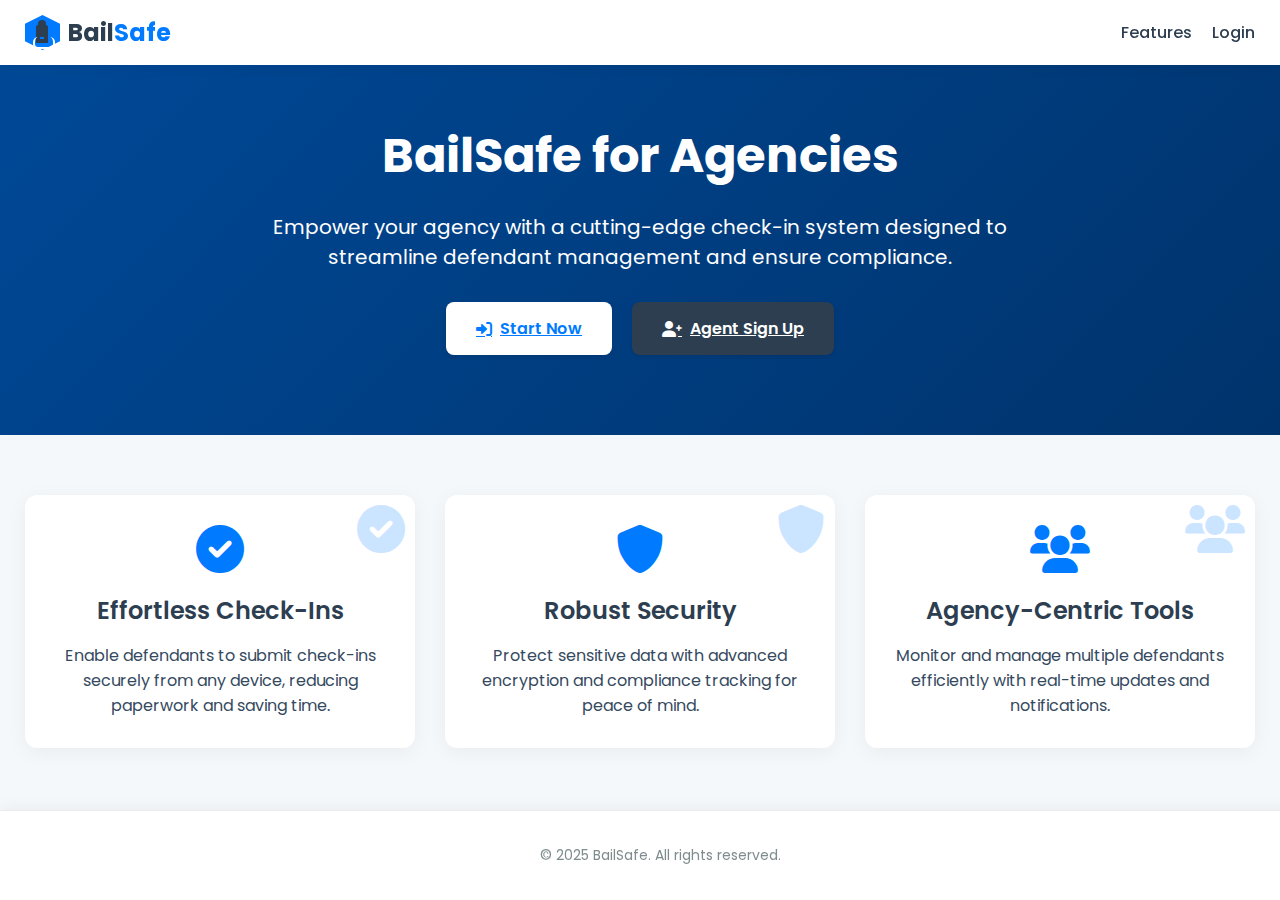
<file: index.html>
<!DOCTYPE html>
<html lang="en">
<head>
    <meta charset="UTF-8">
    <meta name="viewport" content="width=device-width, initial-scale=1.0">
    <title>BailSafe - Home</title>
    <link href="https://fonts.googleapis.com/css2?family=Poppins:wght@400;500;600;700&display=swap" rel="stylesheet">
    <link rel="stylesheet" href="https://cdnjs.cloudflare.com/ajax/libs/font-awesome/6.0.0-beta3/css/all.min.css">
    <link rel="icon" href="/images/favicon.ico" type="image/x-icon">
    <style>
        body { font-family: 'Poppins', sans-serif; margin: 0; padding: 0; box-sizing: border-box; background: #f5f8fa; color: #2c3e50; min-height: 100vh; display: flex; flex-direction: column; }
        .header { display: flex; justify-content: space-between; align-items: center; padding: 15px 25px; background: #ffffff; box-shadow: 0 2px 15px rgba(0, 0, 0, 0.05); position: fixed; top: 0; left: 0; right: 0; z-index: 1000; flex-wrap: wrap; }
        .logo-container { display: flex; align-items: center; gap: 8px; }
        .logo-icon { position: relative; width: 35px; height: 35px; }
        .logo-shield { width: 100%; height: 100%; background: #007bff; clip-path: polygon(50% 0%, 100% 25%, 100% 75%, 50% 100%, 0% 75%, 0% 25%); border-radius: 4px; }
        .logo-defendant { position: absolute; top: 10px; left: 11px; width: 12px; height: 18px; background: #2c3e50; border-radius: 2px 2px 0 0; }
        .logo-defendant-head { position: absolute; top: 5px; left: 13px; width: 8px; height: 8px; background: #2c3e50; border-radius: 50%; }
        .logo-handcuffs { position: absolute; top: 22px; left: 8px; width: 18px; height: 10px; border: 2px solid #ffffff; border-radius: 5px; border-top: none; }
        .logo-handcuffs-gap { position: absolute; top: 22px; left: 15px; width: 4px; height: 2px; background: #007bff; }
        .logo-text { font-size: 24px; font-weight: 700; line-height: 1; }
        .logo-text-bail { color: #2c3e50; }
        .logo-text-safe { color: #007bff; }
        .nav-links { display: flex; list-style: none; padding: 0; margin: 0; gap: 20px; align-items: center; }
        .nav-links a { text-decoration: none; color: #2c3e50; font-weight: 500; font-size: 16px; transition: color 0.3s ease; }
        .nav-links a:hover { color: #007bff; }
        .hero { background: linear-gradient(135deg, #007bff 0%, #0056b3 100%); color: #ffffff; padding: 120px 25px 80px; text-align: center; position: relative; }
        .hero::before { content: ''; position: absolute; top: 0; left: 0; width: 100%; height: 100%; background: rgba(0, 0, 0, 0.4); z-index: 1; }
        .hero-content { position: relative; z-index: 2; }
        .hero h1 { font-size: 48px; font-weight: 700; margin: 0 0 20px; }
        .hero p { font-size: 20px; font-weight: 400; margin: 0 0 30px; max-width: 800px; margin-left: auto; margin-right: auto; }
        .hero-buttons { display: flex; justify-content: center; gap: 20px; flex-wrap: wrap; }
        .btn { padding: 14px 30px; border: none; border-radius: 8px; cursor: pointer; font-size: 16px; font-weight: 600; transition: all 0.3s ease; display: inline-flex; align-items: center; gap: 8px; box-shadow: 0 2px 5px rgba(0, 0, 0, 0.1); }
        .btn:hover { transform: translateY(-2px); box-shadow: 0 4px 10px rgba(0, 0, 0, 0.15); }
        .btn-primary { background: #ffffff; color: #007bff; }
        .btn-primary:hover { background: #f0f0f0; }
        .btn-secondary { background: #2c3e50; color: #ffffff; }
        .btn-secondary:hover { background: #1a252f; }
        .features { padding: 60px 25px; max-width: 1280px; margin: 0 auto; display: flex; flex-wrap: wrap; gap: 30px; justify-content: center; }
        .feature-card { flex: 1; min-width: 300px; max-width: 360px; background: #ffffff; padding: 30px; border-radius: 12px; box-shadow: 0 4px 20px rgba(0, 0, 0, 0.05); text-align: center; position: relative; overflow: hidden; }
        .feature-card i { font-size: 48px; color: #007bff; margin-bottom: 20px; }
        .feature-card h2 { font-size: 24px; font-weight: 600; color: #2c3e50; margin: 0 0 15px; }
        .feature-card p { font-size: 16px; color: #34495e; margin: 0; }
        .feature-icon { position: absolute; top: 10px; right: 10px; font-size: 24px; color: #007bff; opacity: 0.2; }
        .footer { text-align: center; padding: 20px; background: #ffffff; box-shadow: 0 -2px 15px rgba(0, 0, 0, 0.05); position: fixed; bottom: 0; left: 0; width: 100%; border-top: 1px solid #ebedf0; font-size: 14px; color: #7f8c8d; }
        @media (max-width: 768px) {
            .header { flex-direction: column; align-items: flex-start; padding: 10px 15px; }
            .nav-links { width: 100%; flex-direction: column; gap: 15px; align-items: center; margin-top: 10px; }
            .hero { padding: 100px 15px 60px; }
            .hero h1 { font-size: 36px; }
            .hero p { font-size: 18px; }
            .hero-buttons { flex-direction: column; gap: 15px; }
            .features { padding: 40px 15px; }
            .feature-card { min-width: 100%; }
            .feature-card i { font-size: 36px; }
        }
    </style>
</head>
<body>
    <header class="header">
        <div class="logo-container">
            <div class="logo-icon">
                <div class="logo-shield"></div>
                <div class="logo-defendant"></div>
                <div class="logo-defendant-head"></div>
                <div class="logo-handcuffs"></div>
                <div class="logo-handcuffs-gap"></div>
            </div>
            <span class="logo-text"><span class="logo-text-bail">Bail</span><span class="logo-text-safe">Safe</span></span>
        </div>
        <nav>
            <ul class="nav-links">
                <li><a href="#features">Features</a></li>
                <li><a href="/login.html">Login</a></li>
            </ul>
        </nav>
    </header>
    <section class="hero">
        <div class="hero-content">
            <h1>BailSafe for Agencies</h1>
            <p>Empower your agency with a cutting-edge check-in system designed to streamline defendant management and ensure compliance.</p>
            <div class="hero-buttons">
                <a href="/login.html" class="btn btn-primary"><i class="fas fa-sign-in-alt"></i> Start Now</a>
                <a href="https://hillardcorp.com/agent-signup.html" class="btn btn-secondary"><i class="fas fa-user-plus"></i> Agent Sign Up</a>
            </div>
        </div>
    </section>
    <section class="features" id="features">
        <div class="feature-card">
            <i class="fas fa-check-circle"></i>
            <i class="fas fa-check-circle feature-icon"></i>
            <h2>Effortless Check-Ins</h2>
            <p>Enable defendants to submit check-ins securely from any device, reducing paperwork and saving time.</p>
        </div>
        <div class="feature-card">
            <i class="fas fa-shield-alt"></i>
            <i class="fas fa-shield-alt feature-icon"></i>
            <h2>Robust Security</h2>
            <p>Protect sensitive data with advanced encryption and compliance tracking for peace of mind.</p>
        </div>
        <div class="feature-card">
            <i class="fas fa-users"></i>
            <i class="fas fa-users feature-icon"></i>
            <h2>Agency-Centric Tools</h2>
            <p>Monitor and manage multiple defendants efficiently with real-time updates and notifications.</p>
        </div>
    </section>
    <footer class="footer">
        <p>© 2025 BailSafe. All rights reserved.</p>
    </footer>
</body>
</html>
</file>
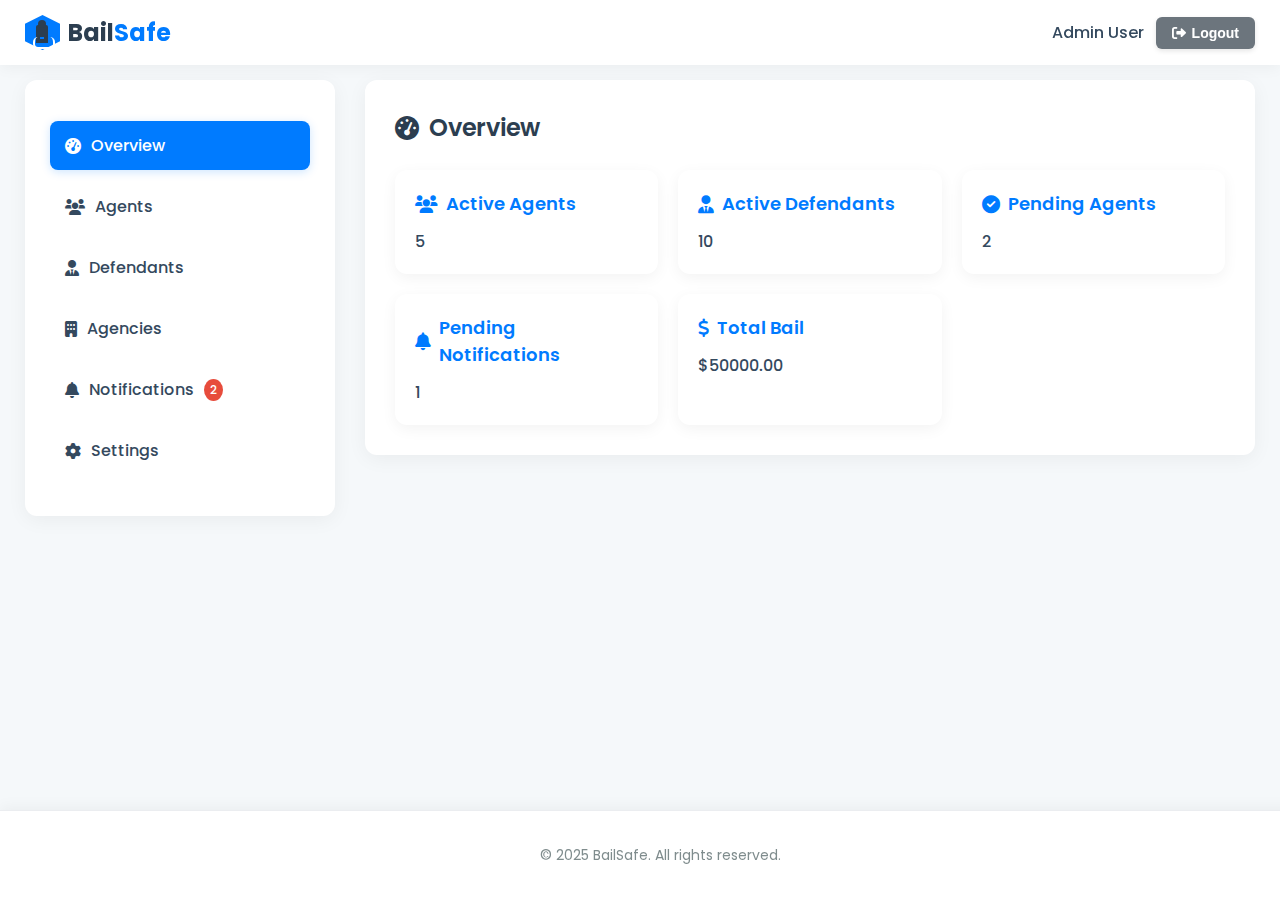
<file: admin-dashboard.html>
<!DOCTYPE html>
<html lang="en">
<head>
    <meta charset="UTF-8">
    <meta name="viewport" content="width=device-width, initial-scale=1.0">
    <title>Admin Dashboard - BailSafe</title>
    <link href="https://fonts.googleapis.com/css2?family=Poppins:wght@400;500;600;700&display=swap" rel="stylesheet">
    <link rel="stylesheet" href="https://cdnjs.cloudflare.com/ajax/libs/font-awesome/6.0.0-beta3/css/all.min.css">
    <link rel="icon" href="/images/favicon.ico" type="image/x-icon">
    <style>
        body { font-family: 'Poppins', sans-serif; margin: 0; padding: 0; box-sizing: border-box; background: #f5f8fa; color: #2c3e50; min-height: 100vh; display: flex; flex-direction: column; }
        .header { display: flex; justify-content: space-between; align-items: center; padding: 15px 25px; background: #ffffff; box-shadow: 0 2px 15px rgba(0, 0, 0, 0.05); position: fixed; top: 0; left: 0; right: 0; z-index: 1000; flex-wrap: wrap; }
        .logo-container { display: flex; align-items: center; gap: 8px; }
        .logo-icon { position: relative; width: 35px; height: 35px; }
        .logo-shield { width: 100%; height: 100%; background: #007bff; clip-path: polygon(50% 0%, 100% 25%, 100% 75%, 50% 100%, 0% 75%, 0% 25%); border-radius: 4px; }
        .logo-defendant { position: absolute; top: 10px; left: 11px; width: 12px; height: 18px; background: #2c3e50; border-radius: 2px 2px 0 0; }
        .logo-defendant-head { position: absolute; top: 5px; left: 13px; width: 8px; height: 8px; background: #2c3e50; border-radius: 50%; }
        .logo-handcuffs { position: absolute; top: 22px; left: 8px; width: 18px; height: 10px; border: 2px solid #ffffff; border-radius: 5px; border-top: none; }
        .logo-handcuffs-gap { position: absolute; top: 22px; left: 15px; width: 4px; height: 2px; background: #007bff; }
        .logo-text { font-size: 24px; font-weight: 700; line-height: 1; }
        .logo-text-bail { color: #2c3e50; }
        .logo-text-safe { color: #007bff; }
        .user-profile { display: flex; align-items: center; gap: 12px; }
        .user-profile span { font-weight: 500; color: #34495e; }
        .container { max-width: 1280px; margin: 80px auto 100px; padding: 0 25px; flex: 1; display: flex; gap: 30px; }
        .sidebar { flex: 1; max-width: 260px; background: #ffffff; padding: 25px; border-radius: 12px; box-shadow: 0 4px 20px rgba(0, 0, 0, 0.05); position: sticky; top: 80px; height: fit-content; }
        .sidebar-nav { list-style: none; padding: 0; }
        .sidebar-nav li { margin-bottom: 12px; }
        .nav-btn { display: flex; align-items: center; gap: 10px; padding: 12px 15px; text-decoration: none; color: #34495e; font-weight: 500; transition: all 0.3s ease; border-radius: 8px; }
        .nav-btn:hover, .nav-btn.active { background: #007bff; color: #ffffff; box-shadow: 0 2px 10px rgba(0, 123, 255, 0.2); }
        .notification-bubble { background: #e74c3c; color: #ffffff; border-radius: 50%; padding: 2px 6px; font-size: 12px; }
        .main-content { flex: 3; }
        .dashboard-section { background: #ffffff; padding: 30px; border-radius: 12px; box-shadow: 0 4px 20px rgba(0, 0, 0, 0.05); margin-bottom: 30px; display: none; }
        .dashboard-section.active { display: block; }
        .section-header { display: flex; align-items: center; justify-content: space-between; margin-bottom: 25px; }
        .section-header h2 { font-size: 24px; font-weight: 600; color: #2c3e50; margin: 0; display: flex; align-items: center; gap: 10px; }
        .overview-grid { display: grid; grid-template-columns: repeat(auto-fit, minmax(260px, 1fr)); gap: 20px; }
        .card { background: #ffffff; padding: 20px; border-radius: 12px; box-shadow: 0 4px 15px rgba(0, 0, 0, 0.05); transition: transform 0.3s ease; }
        .card:hover { transform: translateY(-5px); box-shadow: 0 6px 20px rgba(0, 0, 0, 0.1); }
        .card h3 { margin: 0 0 12px; font-size: 18px; font-weight: 600; color: #007bff; display: flex; align-items: center; gap: 8px; }
        .card p { margin: 0; font-size: 16px; color: #34495e; font-weight: 500; }
        .table-container { overflow-x: auto; }
        .table { width: 100%; border-collapse: collapse; }
        .table th, .table td { padding: 12px 15px; text-align: left; border-bottom: 1px solid #ebedf0; font-size: 14px; color: #34495e; }
        .table th { background: #f9fafb; font-weight: 600; }
        .table tr:hover { background: #f1f5f9; }
        .btn { padding: 8px 16px; border: none; border-radius: 6px; cursor: pointer; font-size: 14px; font-weight: 600; transition: all 0.3s ease; display: inline-flex; align-items: center; gap: 6px; box-shadow: 0 2px 5px rgba(0, 0, 0, 0.1); }
        .btn:hover { transform: translateY(-2px); box-shadow: 0 4px 10px rgba(0, 0, 0, 0.15); }
        .btn-primary { background: #007bff; color: #ffffff; }
        .btn-primary:hover { background: #0056b3; }
        .btn-secondary { background: #6c757d; color: #ffffff; }
        .btn-secondary:hover { background: #5a6268; }
        .btn-success { background: #28a745; color: #ffffff; }
        .btn-success:hover { background: #218838; }
        .btn-danger { background: #dc3545; color: #ffffff; }
        .btn-danger:hover { background: #c82333; }
        .btn-warning { background: #ffc107; color: #212529; }
        .btn-warning:hover { background: #e0a800; }
        .form-container { background: #f9fafb; padding: 20px; border-radius: 12px; box-shadow: 0 4px 15px rgba(0, 0, 0, 0.05); margin-top: 20px; }
        .form-group { margin-bottom: 20px; }
        .form-group label { display: block; margin-bottom: 8px; font-weight: 600; color: #2c3e50; font-size: 15px; }
        .form-group input, .form-group select { width: 100%; padding: 12px 15px; border: 1px solid #d1d9e6; border-radius: 8px; font-size: 15px; box-sizing: border-box; background: #ffffff; transition: border-color 0.3s ease; }
        .form-group input:focus, .form-group select:focus { border-color: #007bff; outline: none; }
        .footer { text-align: center; padding: 20px; background: #ffffff; box-shadow: 0 -2px 15px rgba(0, 0, 0, 0.05); position: fixed; bottom: 0; left: 0; width: 100%; border-top: 1px solid #ebedf0; font-size: 14px; color: #7f8c8d; z-index: 1000; }
        @media (max-width: 768px) {
            .header { flex-direction: column; align-items: flex-start; padding: 10px 15px; }
            .user-profile { margin: 10px 0; }
            .container { flex-direction: column; margin: 60px auto 80px; padding: 0 15px; }
            .sidebar { max-width: 100%; position: relative; top: 0; }
            .overview-grid { grid-template-columns: 1fr; }
            .table th, .table td { font-size: 12px; padding: 8px; }
            .btn { padding: 6px 12px; font-size: 12px; }
        }
    </style>
</head>
<body>
    <header class="header">
        <div class="logo-container">
            <div class="logo-icon">
                <div class="logo-shield"></div>
                <div class="logo-defendant"></div>
                <div class="logo-defendant-head"></div>
                <div class="logo-handcuffs"></div>
                <div class="logo-handcuffs-gap"></div>
            </div>
            <span class="logo-text"><span class="logo-text-bail">Bail</span><span class="logo-text-safe">Safe</span></span>
        </div>
        <div class="user-profile">
            <span id="adminName">Loading...</span>
            <button class="btn btn-secondary" id="logoutBtn"><i class="fas fa-sign-out-alt"></i> Logout</button>
        </div>
    </header>
    <section class="dashboard">
        <div class="container">
            <aside class="sidebar">
                <ul class="sidebar-nav" id="sidebarNav">
                    <li><a href="#" class="nav-btn active" data-section="overview"><i class="fas fa-tachometer-alt"></i> Overview</a></li>
                    <li><a href="#" class="nav-btn" data-section="agents"><i class="fas fa-users"></i> Agents</a></li>
                    <li><a href="#" class="nav-btn" data-section="defendants"><i class="fas fa-user-tie"></i> Defendants</a></li>
                    <li><a href="#" class="nav-btn" data-section="agencies"><i class="fas fa-building"></i> Agencies</a></li>
                    <li><a href="#" class="nav-btn" data-section="notifications"><i class="fas fa-bell"></i> Notifications <span id="notificationBubble" class="notification-bubble" style="display: none;">0</span></a></li>
                    <li><a href="#" class="nav-btn" data-section="settings"><i class="fas fa-cog"></i> Settings</a></li>
                </ul>
            </aside>
            <main class="main-content">
                <section id="overview" class="dashboard-section active">
                    <div class="section-header">
                        <h2><i class="fas fa-tachometer-alt"></i> Overview</h2>
                    </div>
                    <div class="overview-grid">
                        <div class="card"><h3><i class="fas fa-users"></i> Active Agents</h3><p id="activeAgents">0</p></div>
                        <div class="card"><h3><i class="fas fa-user-tie"></i> Active Defendants</h3><p id="activeDefendants">0</p></div>
                        <div class="card"><h3><i class="fas fa-check-circle"></i> Pending Agents</h3><p id="pendingAgents">0</p></div>
                        <div class="card"><h3><i class="fas fa-bell"></i> Pending Notifications</h3><p id="pendingNotifications">0</p></div>
                        <div class="card"><h3><i class="fas fa-dollar-sign"></i> Total Bail</h3><p id="totalBail">$0.00</p></div>
                    </div>
                </section>
                <section id="agents" class="dashboard-section">
                    <div class="section-header">
                        <h2><i class="fas fa-users"></i> Agents</h2>
                        <button class="btn btn-primary" id="addAgentBtn"><i class="fas fa-plus"></i> Add Agent</button>
                    </div>
                    <div class="table-container">
                        <table class="table" id="agentsTable">
                            <thead>
                                <tr>
                                    <th>ID</th>
                                    <th>Name</th>
                                    <th>Email</th>
                                    <th>Agency</th>
                                    <th>License</th>
                                    <th>Status</th>
                                    <th>Actions</th>
                                </tr>
                            </thead>
                            <tbody></tbody>
                        </table>
                    </div>
                    <div class="form-container" id="addAgentForm" style="display: none;">
                        <h3><i class="fas fa-user-plus"></i> Add New Agent</h3>
                        <form id="newAgentForm">
                            <div class="form-group">
                                <label for="agentName">Name</label>
                                <input type="text" id="agentName" name="name" required>
                            </div>
                            <div class="form-group">
                                <label for="agentEmail">Email</label>
                                <input type="email" id="agentEmail" name="email" required>
                            </div>
                            <div class="form-group">
                                <label for="agentAgency">Agency</label>
                                <select id="agentAgency" name="agency_id" required>
                                    <option value="">Select Agency</option>
                                </select>
                            </div>
                            <div class="form-group">
                                <label for="agentLicense">License</label>
                                <input type="text" id="agentLicense" name="license" required>
                            </div>
                            <button type="submit" class="btn btn-primary"><i class="fas fa-save"></i> Save</button>
                        </form>
                    </div>
                </section>
                <section id="defendants" class="dashboard-section">
                    <div class="section-header">
                        <h2><i class="fas fa-user-tie"></i> Defendants</h2>
                        <button class="btn btn-primary" id="addDefendantBtn"><i class="fas fa-plus"></i> Add Defendant</button>
                    </div>
                    <div class="table-container">
                        <table class="table" id="defendantsTable">
                            <thead>
                                <tr>
                                    <th>ID</th>
                                    <th>Name</th>
                                    <th>Email</th>
                                    <th>Agent</th>
                                    <th>Agency</th>
                                    <th>Bail Amount</th>
                                    <th>Status</th>
                                    <th>Actions</th>
                                </tr>
                            </thead>
                            <tbody></tbody>
                        </table>
                    </div>
                    <div class="form-container" id="addDefendantForm" style="display: none;">
                        <h3><i class="fas fa-user-plus"></i> Add New Defendant</h3>
                        <form id="newDefendantForm">
                            <div class="form-group">
                                <label for="defendantName">Name</label>
                                <input type="text" id="defendantName" name="name" required>
                            </div>
                            <div class="form-group">
                                <label for="defendantEmail">Email</label>
                                <input type="email" id="defendantEmail" name="email" required>
                            </div>
                            <div class="form-group">
                                <label for="defendantAgent">Agent</label>
                                <select id="defendantAgent" name="agent_id" required>
                                    <option value="">Select Agent</option>
                                </select>
                            </div>
                            <div class="form-group">
                                <label for="defendantAgency">Agency</label>
                                <select id="defendantAgency" name="agency_id" required>
                                    <option value="">Select Agency</option>
                                </select>
                            </div>
                            <div class="form-group">
                                <label for="defendantBail">Bail Amount</label>
                                <input type="number" id="defendantBail" name="bail_amount" step="0.01" required>
                            </div>
                            <button type="submit" class="btn btn-primary"><i class="fas fa-save"></i> Save</button>
                        </form>
                    </div>
                </section>
                <section id="agencies" class="dashboard-section">
                    <div class="section-header">
                        <h2><i class="fas fa-building"></i> Agencies</h2>
                        <button class="btn btn-primary" id="addAgencyBtn"><i class="fas fa-plus"></i> Add Agency</button>
                    </div>
                    <div class="table-container">
                        <table class="table" id="agenciesTable">
                            <thead>
                                <tr>
                                    <th>ID</th>
                                    <th>Name</th>
                                    <th>Status</th>
                                    <th>Actions</th>
                                </tr>
                            </thead>
                            <tbody></tbody>
                        </table>
                    </div>
                    <div class="form-container" id="addAgencyForm" style="display: none;">
                        <h3><i class="fas fa-building"></i> Add New Agency</h3>
                        <form id="newAgencyForm">
                            <div class="form-group">
                                <label for="agencyName">Name</label>
                                <input type="text" id="agencyName" name="name" required>
                            </div>
                            <button type="submit" class="btn btn-primary"><i class="fas fa-save"></i> Save</button>
                        </form>
                    </div>
                </section>
                <section id="notifications" class="dashboard-section">
                    <div class="section-header">
                        <h2><i class="fas fa-bell"></i> Notifications</h2>
                        <button class="btn btn-primary" id="sendNotificationBtn"><i class="fas fa-plus"></i> Send Notification</button>
                    </div>
                    <div class="table-container">
                        <table class="table" id="notificationsTable">
                            <thead>
                                <tr>
                                    <th>Date</th>
                                    <th>Message</th>
                                    <th>Status</th>
                                    <th>Actions</th>
                                </tr>
                            </thead>
                            <tbody></tbody>
                        </table>
                    </div>
                    <div class="form-container" id="sendNotificationForm" style="display: none;">
                        <h3><i class="fas fa-bell"></i> Send Notification</h3>
                        <form id="newNotificationForm">
                            <div class="form-group">
                                <label for="notificationMessage">Message</label>
                                <input type="text" id="notificationMessage" name="content" required>
                            </div>
                            <button type="submit" class="btn btn-primary"><i class="fas fa-paper-plane"></i> Send</button>
                        </form>
                    </div>
                </section>
                <section id="settings" class="dashboard-section">
                    <div class="section-header">
                        <h2><i class="fas fa-cog"></i> Settings</h2>
                    </div>
                    <div class="form-container">
                        <h3><i class="fas fa-user"></i> Account Settings</h3>
                        <form id="updateAdminForm">
                            <div class="form-group">
                                <label for="adminNameInput">Name</label>
                                <input type="text" id="adminNameInput" name="name" required>
                            </div>
                            <div class="form-group">
                                <label for="adminEmailInput">Email</label>
                                <input type="email" id="adminEmailInput" name="email" required>
                            </div>
                            <button type="submit" class="btn btn-primary"><i class="fas fa-save"></i> Update</button>
                        </form>
                    </div>
                </section>
            </main>
        </div>
    </section>
    <footer class="footer">
        <p>© 2025 BailSafe. All rights reserved.</p>
    </footer>
    <script>
        document.addEventListener('DOMContentLoaded', function() {
            console.log('Admin Dashboard: DOM fully loaded');

            let adminId;

            fetch('/php/admin_dashboard_data.php', {
                method: 'GET',
                credentials: 'include',
                headers: { 'X-Requested-With': 'XMLHttpRequest' }
            })
            .then(response => {
                console.log('Fetch Response Status:', response.status, response.statusText);
                if (!response.ok) {
                    return response.text().then(text => {
                        throw new Error(`HTTP error! status: ${response.status}, response: ${text}`);
                    });
                }
                return response.json();
            })
            .then(data => {
                console.log('Admin Dashboard Data:', JSON.stringify(data, null, 2));
                if (!data.success || !data.data) {
                    console.warn('Backend failed, using mock data');
                    alert('Failed to load dashboard data. Displaying mock data.');
                    loadDashboardData(mockData.data);
                    return;
                }
                loadDashboardData(data.data);
            })
            .catch(error => {
                console.error('Fetch error details:', error.message);
                alert('Error loading dashboard: ' + error.message + '. Using mock data.');
                loadDashboardData(mockData.data);
            });

            const mockData = {
                success: true,
                data: {
                    user_name: "Admin User",
                    user_id: "1",
                    user_email: "admin@example.com",
                    agency_name: "BailSafe Agency",
                    license: "FL12345",
                    active_agents: 5,
                    pending_agents: 2,
                    active_defendants: 10,
                    suspended_defendants: 3,
                    total_bail: 50000,
                    agents: [
                        { id: 1, name: "Jane Doe", email: "jane@example.com", agency_id: 1, agency_name: "ABC Bail", license: "FL54321", verified: 1 },
                        { id: 2, name: "John Smith", email: "john@example.com", agency_id: 2, agency_name: "XYZ Bonds", license: "FL98765", verified: 0 }
                    ],
                    defendants: [
                        { id: 1, name: "Bob Wilson", email: "bob@example.com", agent_id: 1, agent_name: "Jane Doe", agency_id: 1, agency_name: "ABC Bail", bail_amount: 10000, verified: 1, user_id: "def1" },
                        { id: 2, name: "Alice Brown", email: "alice@example.com", agent_id: 2, agent_name: "John Smith", agency_id: 2, agency_name: "XYZ Bonds", bail_amount: 15000, verified: 0, user_id: "def2" }
                    ],
                    notifications: [
                        { id: 1, content: "System update scheduled", timestamp: "2025-02-22 08:00:00" }
                    ],
                    agencies: [
                        { id: 1, name: "ABC Bail", approved: 1 },
                        { id: 2, name: "XYZ Bonds", approved: 0 }
                    ]
                }
            };

            function loadDashboardData(admin) {
                adminId = admin.user_id;
                document.getElementById('adminName').textContent = admin.user_name || 'Admin';
                document.getElementById('adminNameInput').value = admin.user_name || '';
                document.getElementById('adminEmailInput').value = admin.user_email || '';
                document.getElementById('activeAgents').textContent = admin.active_agents;
                document.getElementById('activeDefendants').textContent = admin.active_defendants;
                document.getElementById('pendingAgents').textContent = admin.pending_agents;
                document.getElementById('pendingNotifications').textContent = admin.notifications.length;
                document.getElementById('totalBail').textContent = `$${parseFloat(admin.total_bail).toFixed(2)}`;

                const agentsTbody = document.getElementById('agentsTable').querySelector('tbody');
                agentsTbody.innerHTML = admin.agents.map(agent => `
                    <tr>
                        <td>${agent.id}</td>
                        <td>${agent.name}</td>
                        <td>${agent.email}</td>
                        <td>${agent.agency_name || 'N/A'}</td>
                        <td>${agent.license}</td>
                        <td>${agent.verified ? 'Verified' : 'Pending'}</td>
                        <td>
                            ${agent.verified ? `
                                <button class="btn btn-warning suspend-agent" data-id="${agent.id}"><i class="fas fa-pause"></i> Suspend</button>
                            ` : `
                                <button class="btn btn-success verify-agent" data-id="${agent.id}"><i class="fas fa-check"></i> Verify</button>
                                <button class="btn btn-danger reject-agent" data-id="${agent.id}"><i class="fas fa-times"></i> Reject</button>
                            `}
                            <button class="btn btn-primary edit-agent" data-id="${agent.id}"><i class="fas fa-edit"></i> Edit</button>
                            <select class="attach-agency" data-agent-id="${agent.id}">
                                <option value="">Attach Agency</option>
                            </select>
                        </td>
                    </tr>
                `).join('');
                addAgentActions();
                populateAgentAgencyDropdowns();

                const defendantsTbody = document.getElementById('defendantsTable').querySelector('tbody');
                defendantsTbody.innerHTML = admin.defendants.map(defendant => `
                    <tr>
                        <td>${defendant.id}</td>
                        <td>${defendant.name}</td>
                        <td>${defendant.email}</td>
                        <td>${defendant.agent_name || 'N/A'}</td>
                        <td>${defendant.agency_name || 'N/A'}</td>
                        <td>$${parseFloat(defendant.bail_amount).toFixed(2)}</td>
                        <td>${defendant.verified ? 'Active' : 'Suspended'}</td>
                        <td>
                            <button class="btn btn-primary view-defendant" data-id="${defendant.user_id}"><i class="fas fa-eye"></i> View</button>
                            <button class="btn btn-warning ${defendant.verified ? 'suspend' : 'activate'}-defendant" data-id="${defendant.id}">
                                <i class="fas fa-${defendant.verified ? 'pause' : 'play'}"></i> ${defendant.verified ? 'Suspend' : 'Activate'}
                            </button>
                            <button class="btn btn-danger delete-defendant" data-id="${defendant.id}"><i class="fas fa-trash"></i> Delete</button>
                            <button class="btn btn-primary edit-defendant" data-id="${defendant.user_id}"><i class="fas fa-edit"></i> Edit</button>
                        </td>
                    </tr>
                `).join('');
                addDefendantActions();

                const agentSelect = document.getElementById('defendantAgent');
                agentSelect.innerHTML = '<option value="">Select Agent</option>' + admin.agents.map(agent => `
                    <option value="${agent.id}">${agent.name} (${agent.agency_name})</option>
                `).join('');

                const agencySelect = document.getElementById('defendantAgency');
                fetch('/php/get_agencies.php', {
                    method: 'GET',
                    credentials: 'include',
                    headers: { 'X-Requested-With': 'XMLHttpRequest' }
                })
                .then(response => response.json())
                .then(result => {
                    if (result.success && result.agencies) {
                        agencySelect.innerHTML = '<option value="">Select Agency</option>' + result.agencies.map(agency => `
                            <option value="${agency.id}">${agency.name}</option>
                        `).join('');
                    }
                });

                const notificationsTbody = document.getElementById('notificationsTable').querySelector('tbody');
                const bubble = document.getElementById('notificationBubble');
                notificationsTbody.innerHTML = admin.notifications.map(notification => `
                    <tr>
                        <td>${notification.timestamp}</td>
                        <td>${notification.content}</td>
                        <td>Read</td>
                        <td><button class="btn btn-danger delete-notification" data-id="${notification.id}"><i class="fas fa-trash"></i> Delete</button></td>
                    </tr>
                `).join('');
                bubble.textContent = admin.pending_agents;
                bubble.style.display = bubble.textContent > 0 ? 'inline' : 'none';
                addNotificationActions();

                const agenciesTbody = document.getElementById('agenciesTable').querySelector('tbody');
                fetch('/php/get_agencies.php')
                    .then(response => response.json())
                    .then(result => {
                        if (result.success && result.agencies) {
                            agenciesTbody.innerHTML = result.agencies.map(agency => `
                                <tr>
                                    <td>${agency.id}</td>
                                    <td>${agency.name}</td>
                                    <td>${agency.approved ? 'Approved' : 'Pending'}</td>
                                    <td>
                                        ${agency.approved ? '' : `
                                            <button class="btn btn-success approve-agency" data-id="${agency.id}"><i class="fas fa-check"></i> Approve</button>
                                            <button class="btn btn-danger reject-agency" data-id="${agency.id}"><i class="fas fa-times"></i> Reject</button>
                                        `}
                                    </td>
                                </tr>
                            `).join('');
                            addAgencyActions();
                        }
                    });
            }

            document.querySelectorAll('.nav-btn').forEach(btn => {
                btn.addEventListener('click', function(e) {
                    e.preventDefault();
                    document.querySelectorAll('.dashboard-section').forEach(section => section.classList.remove('active'));
                    document.querySelectorAll('.nav-btn').forEach(b => b.classList.remove('active'));
                    document.getElementById(this.dataset.section).classList.add('active');
                    this.classList.add('active');
                    document.getElementById('addAgentForm').style.display = 'none';
                    document.getElementById('addDefendantForm').style.display = 'none';
                    document.getElementById('addAgencyForm').style.display = 'none';
                    document.getElementById('sendNotificationForm').style.display = 'none';
                });
            });

            document.getElementById('addAgentBtn').addEventListener('click', () => {
                document.getElementById('addAgentForm').style.display = 'block';
                populateAgencyDropdown('agentAgency');
            });

            document.getElementById('newAgentForm').addEventListener('submit', function(e) {
                e.preventDefault();
                const formData = new FormData(this);
                fetch('/php/admin_add_agent.php', {
                    method: 'POST',
                    body: formData,
                    credentials: 'include',
                    headers: { 'X-Requested-With': 'XMLHttpRequest' }
                })
                .then(response => response.json())
                .then(result => {
                    alert(result.message);
                    if (result.success) {
                        this.reset();
                        document.getElementById('addAgentForm').style.display = 'none';
                        window.location.reload();
                    }
                })
                .catch(error => alert('Error adding agent: ' + error.message));
            });

            document.getElementById('addDefendantBtn').addEventListener('click', () => {
                document.getElementById('addDefendantForm').style.display = 'block';
            });

            document.getElementById('newDefendantForm').addEventListener('submit', function(e) {
                e.preventDefault();
                const formData = new FormData(this);
                fetch('/php/admin_add_defendant.php', {
                    method: 'POST',
                    body: formData,
                    credentials: 'include',
                    headers: { 'X-Requested-With': 'XMLHttpRequest' }
                })
                .then(response => response.json())
                .then(result => {
                    alert(result.message);
                    if (result.success) {
                        this.reset();
                        document.getElementById('addDefendantForm').style.display = 'none';
                        window.location.reload();
                    }
                })
                .catch(error => alert('Error adding defendant: ' + error.message));
            });

            document.getElementById('addAgencyBtn').addEventListener('click', () => {
                document.getElementById('addAgencyForm').style.display = 'block';
            });

            document.getElementById('newAgencyForm').addEventListener('submit', function(e) {
                e.preventDefault();
                const formData = new FormData(this);
                fetch('/php/add_agency.php', {
                    method: 'POST',
                    body: formData,
                    credentials: 'include',
                    headers: { 'X-Requested-With': 'XMLHttpRequest' }
                })
                .then(response => response.json())
                .then(result => {
                    alert(result.message);
                    if (result.success) {
                        this.reset();
                        document.getElementById('addAgencyForm').style.display = 'none';
                        window.location.reload();
                    }
                })
                .catch(error => alert('Error adding agency: ' + error.message));
            });

            document.getElementById('sendNotificationBtn').addEventListener('click', () => {
                document.getElementById('sendNotificationForm').style.display = 'block';
            });

            document.getElementById('newNotificationForm').addEventListener('submit', function(e) {
                e.preventDefault();
                const formData = new FormData(this);
                fetch('/php/admin_send_notification.php', {
                    method: 'POST',
                    body: formData,
                    credentials: 'include',
                    headers: { 'X-Requested-With': 'XMLHttpRequest' }
                })
                .then(response => response.json())
                .then(result => {
                    alert(result.message);
                    if (result.success) {
                        this.reset();
                        document.getElementById('sendNotificationForm').style.display = 'none';
                        window.location.reload();
                    }
                })
                .catch(error => alert('Error sending notification: ' + error.message));
            });

            document.getElementById('updateAdminForm').addEventListener('submit', function(e) {
                e.preventDefault();
                const formData = new FormData(this);
                fetch('/php/admin_update_profile.php', {
                    method: 'POST',
                    body: formData,
                    credentials: 'include',
                    headers: { 'X-Requested-With': 'XMLHttpRequest' }
                })
                .then(response => response.json())
                .then(result => {
                    alert(result.message);
                    if (result.success) window.location.reload();
                })
                .catch(error => alert('Error updating profile: ' + error.message));
            });

            function addAgentActions() {
                document.querySelectorAll('.verify-agent').forEach(btn => {
                    btn.addEventListener('click', function() {
                        const agentId = this.dataset.id;
                        fetch('/php/admin_verify_agent.php', {
                            method: 'POST',
                            body: JSON.stringify({ agent_id: agentId, action: 'verify' }),
                            credentials: 'include',
                            headers: { 'Content-Type': 'application/json', 'X-Requested-With': 'XMLHttpRequest' }
                        })
                        .then(response => response.json())
                        .then(result => {
                            alert(result.message);
                            if (result.success) window.location.reload();
                        });
                    });
                });
                document.querySelectorAll('.reject-agent').forEach(btn => {
                    btn.addEventListener('click', function() {
                        const agentId = this.dataset.id;
                        fetch('/php/admin_verify_agent.php', {
                            method: 'POST',
                            body: JSON.stringify({ agent_id: agentId, action: 'reject' }),
                            credentials: 'include',
                            headers: { 'Content-Type': 'application/json', 'X-Requested-With': 'XMLHttpRequest' }
                        })
                        .then(response => response.json())
                        .then(result => {
                            alert(result.message);
                            if (result.success) window.location.reload();
                        });
                    });
                });
                document.querySelectorAll('.suspend-agent').forEach(btn => {
                    btn.addEventListener('click', function() {
                        const agentId = this.dataset.id;
                        fetch('/php/admin_suspend_agent.php', {
                            method: 'POST',
                            body: JSON.stringify({ agent_id: agentId }),
                            credentials: 'include',
                            headers: { 'Content-Type': 'application/json', 'X-Requested-With': 'XMLHttpRequest' }
                        })
                        .then(response => response.json())
                        .then(result => {
                            alert(result.message);
                            if (result.success) window.location.reload();
                        });
                    });
                });
                document.querySelectorAll('.edit-agent').forEach(btn => {
                    btn.addEventListener('click', function() {
                        const agentId = this.dataset.id;
                        window.location.href = `/php/admin_edit_agent.php?agent_id=${agentId}`;
                    });
                });
                document.querySelectorAll('.attach-agency').forEach(select => {
                    select.addEventListener('change', function() {
                        const agentId = this.dataset.agentId;
                        const agencyId = this.value;
                        if (agencyId) {
                            fetch('/php/attach_agency_to_agent.php', {
                                method: 'POST',
                                body: JSON.stringify({ agent_id: agentId, agency_id: agencyId }),
                                credentials: 'include',
                                headers: { 'Content-Type': 'application/json', 'X-Requested-With': 'XMLHttpRequest' }
                            })
                            .then(response => response.json())
                            .then(result => {
                                alert(result.message);
                                if (result.success) window.location.reload();
                            });
                        }
                    });
                });
            }

            function addDefendantActions() {
                document.querySelectorAll('.view-defendant').forEach(btn => {
                    btn.addEventListener('click', function() {
                        const defendantId = this.dataset.id;
                        console.log('Viewing defendant with ID:', defendantId);
                        window.location.href = `/defendant-profile.html?id=${defendantId}`;
                    });
                });
                document.querySelectorAll('.suspend-defendant').forEach(btn => {
                    btn.addEventListener('click', function() {
                        const defendantId = this.dataset.id;
                        fetch('/php/admin_suspend_defendant.php', {
                            method: 'POST',
                            body: JSON.stringify({ defendant_id: defendantId, action: 'suspend' }),
                            credentials: 'include',
                            headers: { 'Content-Type': 'application/json', 'X-Requested-With': 'XMLHttpRequest' }
                        })
                        .then(response => response.json())
                        .then(result => {
                            alert(result.message);
                            if (result.success) window.location.reload();
                        });
                    });
                });
                document.querySelectorAll('.activate-defendant').forEach(btn => {
                    btn.addEventListener('click', function() {
                        const defendantId = this.dataset.id;
                        fetch('/php/admin_suspend_defendant.php', {
                            method: 'POST',
                            body: JSON.stringify({ defendant_id: defendantId, action: 'activate' }),
                            credentials: 'include',
                            headers: { 'Content-Type': 'application/json', 'X-Requested-With': 'XMLHttpRequest' }
                        })
                        .then(response => response.json())
                        .then(result => {
                            alert(result.message);
                            if (result.success) window.location.reload();
                        });
                    });
                });
                document.querySelectorAll('.delete-defendant').forEach(btn => {
                    btn.addEventListener('click', function() {
                        const defendantId = this.dataset.id;
                        if (confirm('Are you sure you want to delete this defendant?')) {
                            fetch('/php/admin_delete_defendant.php', {
                                method: 'POST',
                                body: JSON.stringify({ defendant_id: defendantId }),
                                credentials: 'include',
                                headers: { 'Content-Type': 'application/json', 'X-Requested-With': 'XMLHttpRequest' }
                            })
                            .then(response => response.json())
                            .then(result => {
                                alert(result.message);
                                if (result.success) window.location.reload();
                            });
                        }
                    });
                });
                document.querySelectorAll('.edit-defendant').forEach(btn => {
                    btn.addEventListener('click', function() {
                        const defendantId = this.dataset.id;
                        console.log('Editing defendant with ID:', defendantId);
                        window.location.href = `/defendant-profile.html?id=${defendantId}`;
                    });
                });
            }

            function addNotificationActions() {
                document.querySelectorAll('.delete-notification').forEach(btn => {
                    btn.addEventListener('click', function() {
                        const notificationId = this.dataset.id;
                        if (confirm('Are you sure you want to delete this notification?')) {
                            fetch('/php/admin_delete_notification.php', {
                                method: 'POST',
                                body: JSON.stringify({ notification_id: notificationId }),
                                credentials: 'include',
                                headers: { 'Content-Type': 'application/json', 'X-Requested-With': 'XMLHttpRequest' }
                            })
                            .then(response => response.json())
                            .then(result => {
                                alert(result.message);
                                if (result.success) window.location.reload();
                            });
                        }
                    });
                });
            }

            function addAgencyActions() {
                document.querySelectorAll('.approve-agency').forEach(btn => {
                    btn.addEventListener('click', function() {
                        const agencyId = this.dataset.id;
                        fetch('/php/approve_agency.php', {
                            method: 'POST',
                            body: JSON.stringify({ agency_id: agencyId, action: 'approve' }),
                            credentials: 'include',
                            headers: { 'Content-Type': 'application/json', 'X-Requested-With': 'XMLHttpRequest' }
                        })
                        .then(response => response.json())
                        .then(result => {
                            alert(result.message);
                            if (result.success) window.location.reload();
                        });
                    });
                });
                document.querySelectorAll('.reject-agency').forEach(btn => {
                    btn.addEventListener('click', function() {
                        const agencyId = this.dataset.id;
                        fetch('/php/approve_agency.php', {
                            method: 'POST',
                            body: JSON.stringify({ agency_id: agencyId, action: 'reject' }),
                            credentials: 'include',
                            headers: { 'Content-Type': 'application/json', 'X-Requested-With': 'XMLHttpRequest' }
                        })
                        .then(response => response.json())
                        .then(result => {
                            alert(result.message);
                            if (result.success) window.location.reload();
                        });
                    });
                });
            }

            function populateAgencyDropdown(elementId) {
                fetch('/php/get_agencies.php', {
                    method: 'GET',
                    credentials: 'include',
                    headers: { 'X-Requested-With': 'XMLHttpRequest' }
                })
                .then(response => response.json())
                .then(result => {
                    if (result.success && result.agencies) {
                        const select = document.getElementById(elementId);
                        select.innerHTML = '<option value="">Select Agency</option>' + result.agencies.map(agency => `
                            <option value="${agency.id}">${agency.name}</option>
                        `).join('');
                    }
                });
            }

            function populateAgentAgencyDropdowns() {
                fetch('/php/get_agencies.php', {
                    method: 'GET',
                    credentials: 'include',
                    headers: { 'X-Requested-With': 'XMLHttpRequest' }
                })
                .then(response => response.json())
                .then(result => {
                    if (result.success && result.agencies) {
                        document.querySelectorAll('.attach-agency').forEach(select => {
                            select.innerHTML = '<option value="">Attach Agency</option>' + result.agencies.map(agency => `
                                <option value="${agency.id}">${agency.name}</option>
                            `).join('');
                        });
                    }
                });
            }

            document.getElementById('logoutBtn').addEventListener('click', function(e) {
                e.preventDefault();
                fetch('/php/logout.php', { method: 'POST', credentials: 'include', headers: { 'X-Requested-With': 'XMLHttpRequest' } })
                    .then(() => window.location.href = '/login.html')
                    .catch(error => alert('Logout failed: ' + error.message));
            });
        });
    </script>
</body>
</html>
</file>
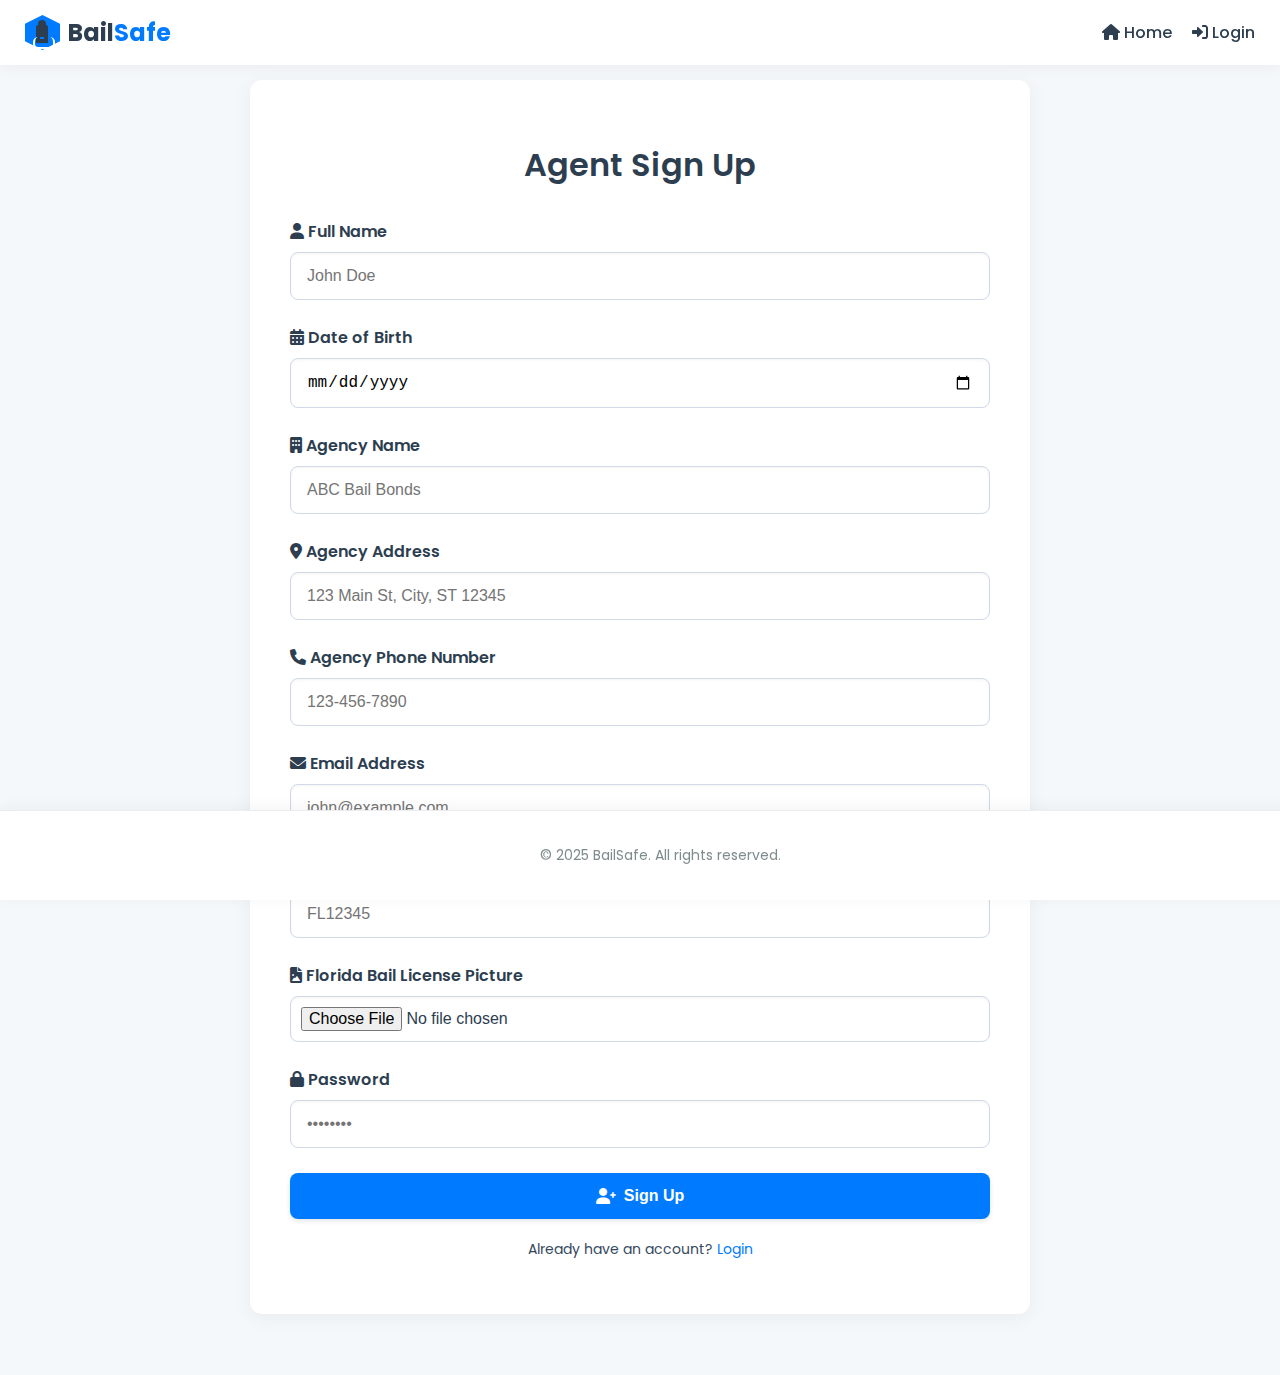
<file: agent-signup.html>
<!DOCTYPE html>
<html lang="en">
<head>
    <meta charset="UTF-8">
    <meta name="viewport" content="width=device-width, initial-scale=1.0">
    <title>Agent Sign Up - BailSafe</title>
    <link href="https://fonts.googleapis.com/css2?family=Poppins:wght@400;500;600;700&display=swap" rel="stylesheet">
    <link rel="stylesheet" href="https://cdnjs.cloudflare.com/ajax/libs/font-awesome/6.0.0-beta3/css/all.min.css">
    <link rel="icon" href="/images/favicon.ico" type="image/x-icon">
    <style>
        body { font-family: 'Poppins', sans-serif; margin: 0; padding: 0; box-sizing: border-box; background: #f5f8fa; color: #2c3e50; min-height: 100vh; display: flex; flex-direction: column; }
        .header { display: flex; justify-content: space-between; align-items: center; padding: 15px 25px; background: #ffffff; box-shadow: 0 2px 15px rgba(0, 0, 0, 0.05); position: fixed; top: 0; left: 0; right: 0; z-index: 1000; flex-wrap: wrap; }
        .logo-container { display: flex; align-items: center; gap: 8px; }
        .logo-icon { position: relative; width: 35px; height: 35px; }
        .logo-shield { width: 100%; height: 100%; background: #007bff; clip-path: polygon(50% 0%, 100% 25%, 100% 75%, 50% 100%, 0% 75%, 0% 25%); border-radius: 4px; }
        .logo-defendant { position: absolute; top: 10px; left: 11px; width: 12px; height: 18px; background: #2c3e50; border-radius: 2px 2px 0 0; }
        .logo-defendant-head { position: absolute; top: 5px; left: 13px; width: 8px; height: 8px; background: #2c3e50; border-radius: 50%; }
        .logo-handcuffs { position: absolute; top: 22px; left: 8px; width: 18px; height: 10px; border: 2px solid #ffffff; border-radius: 5px; border-top: none; }
        .logo-handcuffs-gap { position: absolute; top: 22px; left: 15px; width: 4px; height: 2px; background: #007bff; }
        .logo-text { font-size: 24px; font-weight: 700; line-height: 1; }
        .logo-text-bail { color: #2c3e50; }
        .logo-text-safe { color: #007bff; }
        .nav-links { display: flex; list-style: none; padding: 0; margin: 0; gap: 20px; align-items: center; }
        .nav-links a { text-decoration: none; color: #2c3e50; font-weight: 500; font-size: 16px; transition: color 0.3s ease; }
        .nav-links a:hover { color: #007bff; }
        .auth-container { flex: 1; display: flex; align-items: center; justify-content: center; padding: 80px 25px 60px; }
        .auth-box { width: 100%; max-width: 700px; background: #ffffff; padding: 40px; border-radius: 12px; box-shadow: 0 4px 20px rgba(0, 0, 0, 0.05); }
        h1 { font-size: 32px; font-weight: 600; color: #2c3e50; text-align: center; margin-bottom: 30px; }
        .form-group { margin-bottom: 25px; }
        .form-group label { display: block; margin-bottom: 8px; font-weight: 600; color: #2c3e50; font-size: 16px; }
        .form-group input { width: 100%; padding: 14px 16px; border: 1px solid #d1d9e6; border-radius: 8px; font-size: 16px; box-sizing: border-box; background: #ffffff; box-shadow: inset 0 1px 3px rgba(0, 0, 0, 0.05); transition: border-color 0.3s ease, box-shadow 0.3s ease; }
        .form-group input:focus { border-color: #007bff; box-shadow: 0 0 5px rgba(0, 123, 255, 0.3); outline: none; }
        .form-group input[type="file"] { padding: 10px; }
        .btn { padding: 14px 20px; border: none; border-radius: 8px; cursor: pointer; font-size: 16px; font-weight: 600; transition: all 0.3s ease; display: inline-flex; align-items: center; gap: 8px; box-shadow: 0 2px 5px rgba(0, 0, 0, 0.1); width: 100%; justify-content: center; background: #007bff; color: white; }
        .btn:hover { transform: translateY(-2px); box-shadow: 0 4px 10px rgba(0, 123, 255, 0.3); background: #0056b3; }
        .message { display: none; padding: 15px; margin-bottom: 20px; border-radius: 8px; font-size: 16px; text-align: center; }
        .message.success { display: block; background: #d4edda; color: #155724; border: 1px solid #c3e6cb; }
        .message.error { display: block; background: #f8d7da; color: #721c24; border: 1px solid #f5c6cb; }
        .auth-link { text-align: center; margin-top: 20px; font-size: 14px; color: #34495e; }
        .auth-link a { color: #007bff; text-decoration: none; }
        .auth-link a:hover { text-decoration: underline; }
        .footer { text-align: center; padding: 20px; background: #ffffff; box-shadow: 0 -2px 15px rgba(0, 0, 0, 0.05); position: fixed; bottom: 0; left: 0; width: 100%; border-top: 1px solid #ebedf0; font-size: 14px; color: #7f8c8d; }
        @media (max-width: 768px) {
            .header { flex-direction: column; align-items: flex-start; padding: 10px 15px; }
            .nav-links { width: 100%; flex-direction: column; gap: 15px; align-items: center; margin-top: 10px; }
            .auth-container { padding: 60px 15px 40px; }
            .auth-box { padding: 30px; }
            h1 { font-size: 28px; margin-bottom: 25px; }
            .form-group label, .form-group input { font-size: 14px; }
            .form-group input { padding: 12px 14px; }
            .btn { font-size: 14px; padding: 12px 18px; }
            .message { font-size: 14px; padding: 12px; }
        }
    </style>
</head>
<body>
    <header class="header">
        <div class="logo-container">
            <div class="logo-icon">
                <div class="logo-shield"></div>
                <div class="logo-defendant"></div>
                <div class="logo-defendant-head"></div>
                <div class="logo-handcuffs"></div>
                <div class="logo-handcuffs-gap"></div>
            </div>
            <span class="logo-text"><span class="logo-text-bail">Bail</span><span class="logo-text-safe">Safe</span></span>
        </div>
        <nav>
            <ul class="nav-links">
                <li><a href="/index.html"><i class="fas fa-home"></i> Home</a></li>
                <li><a href="/login.html"><i class="fas fa-sign-in-alt"></i> Login</a></li>
            </ul>
        </nav>
    </header>
    <section class="auth-container">
        <div class="auth-box">
            <h1>Agent Sign Up</h1>
            <div id="message" class="message"></div>
            <form id="agentSignupForm" action="/php/agent_signup.php" method="POST" enctype="multipart/form-data">
                <div class="form-group">
                    <label for="name"><i class="fas fa-user"></i> Full Name</label>
                    <input type="text" id="name" name="name" placeholder="John Doe" required>
                </div>
                <div class="form-group">
                    <label for="dob"><i class="fas fa-calendar-alt"></i> Date of Birth</label>
                    <input type="date" id="dob" name="dob" required>
                </div>
                <div class="form-group">
                    <label for="agency_name"><i class="fas fa-building"></i> Agency Name</label>
                    <input type="text" id="agency_name" name="agency_name" placeholder="ABC Bail Bonds" required>
                </div>
                <div class="form-group">
                    <label for="agency_address"><i class="fas fa-map-marker-alt"></i> Agency Address</label>
                    <input type="text" id="agency_address" name="agency_address" placeholder="123 Main St, City, ST 12345" required>
                </div>
                <div class="form-group">
                    <label for="agency_phone"><i class="fas fa-phone"></i> Agency Phone Number</label>
                    <input type="tel" id="agency_phone" name="agency_phone" placeholder="123-456-7890" required pattern="[0-9]{3}-[0-9]{3}-[0-9]{4}">
                </div>
                <div class="form-group">
                    <label for="email"><i class="fas fa-envelope"></i> Email Address</label>
                    <input type="email" id="email" name="email" placeholder="john@example.com" required>
                </div>
                <div class="form-group">
                    <label for="license"><i class="fas fa-id-card"></i> License Number</label>
                    <input type="text" id="license" name="license" placeholder="FL12345" required>
                </div>
                <div class="form-group">
                    <label for="license_picture"><i class="fas fa-file-image"></i> Florida Bail License Picture</label>
                    <input type="file" id="license_picture" name="license_picture" accept="image/*" required>
                </div>
                <div class="form-group">
                    <label for="password"><i class="fas fa-lock"></i> Password</label>
                    <input type="password" id="password" name="password" placeholder="••••••••" required>
                </div>
                <button type="submit" class="btn btn-primary"><i class="fas fa-user-plus"></i> Sign Up</button>
            </form>
            <p class="auth-link">Already have an account? <a href="/login.html">Login</a></p>
        </div>
    </section>
    <footer class="footer">
        <p>© 2025 BailSafe. All rights reserved.</p>
    </footer>
    <script>
        document.addEventListener('DOMContentLoaded', function() {
            console.log('Agent Sign Up Page: DOM fully loaded');

            document.getElementById('agentSignupForm').addEventListener('submit', function(event) {
                event.preventDefault();
                const form = this;
                const messageDiv = document.getElementById('message');

                fetch(form.action, {
                    method: 'POST',
                    body: new FormData(form),
                    credentials: 'include',
                    headers: { 'X-Requested-With': 'XMLHttpRequest' }
                })
                .then(response => {
                    if (!response.ok) {
                        throw new Error(`Server error: ${response.status} - ${response.statusText}`);
                    }
                    return response.json();
                })
                .then(data => {
                    console.log('Signup response:', data);
                    messageDiv.textContent = data.message;
                    messageDiv.className = 'message ' + (data.success ? 'success' : 'error');
                    if (data.success) {
                        setTimeout(() => { window.location.href = '/login.html'; }, 1500);
                    } else {
                        setTimeout(() => { messageDiv.style.display = 'none'; }, 3000);
                    }
                })
                .catch(error => {
                    console.error('Signup error:', error);
                    messageDiv.textContent = 'An error occurred: ' + error.message;
                    messageDiv.className = 'message error';
                    setTimeout(() => { messageDiv.style.display = 'none'; }, 3000);
                });
            });
        });
    </script>
</body>
</html>
</file>
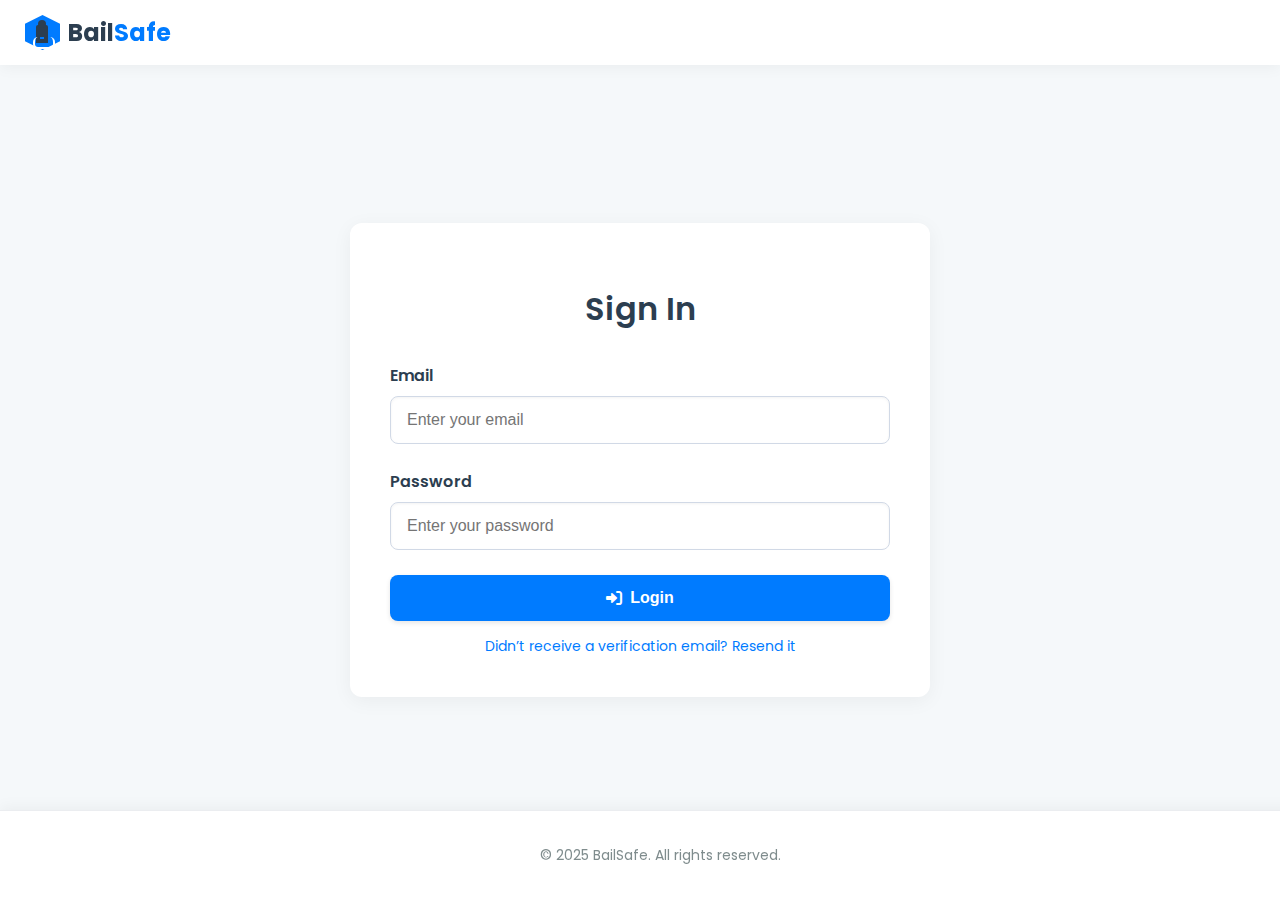
<file: login.html>
<!DOCTYPE html>
<html lang="en">
<head>
    <meta charset="UTF-8">
    <meta name="viewport" content="width=device-width, initial-scale=1.0">
    <title>Login - BailSafe</title>
    <link href="https://fonts.googleapis.com/css2?family=Poppins:wght@400;500;600;700&display=swap" rel="stylesheet">
    <link rel="stylesheet" href="https://cdnjs.cloudflare.com/ajax/libs/font-awesome/6.0.0-beta3/css/all.min.css">
    <link rel="icon" href="/images/favicon.ico" type="image/x-icon">
    <style>
        body { font-family: 'Poppins', sans-serif; margin: 0; padding: 0; box-sizing: border-box; background: #f5f8fa; color: #2c3e50; min-height: 100vh; display: flex; flex-direction: column; }
        .header { display: flex; justify-content: space-between; align-items: center; padding: 15px 25px; background: #ffffff; box-shadow: 0 2px 15px rgba(0, 0, 0, 0.05); position: fixed; top: 0; left: 0; right: 0; z-index: 1000; flex-wrap: wrap; }
        .logo-container { display: flex; align-items: center; gap: 8px; }
        .logo-icon { position: relative; width: 35px; height: 35px; }
        .logo-shield { width: 100%; height: 100%; background: #007bff; clip-path: polygon(50% 0%, 100% 25%, 100% 75%, 50% 100%, 0% 75%, 0% 25%); border-radius: 4px; }
        .logo-defendant { position: absolute; top: 10px; left: 11px; width: 12px; height: 18px; background: #2c3e50; border-radius: 2px 2px 0 0; }
        .logo-defendant-head { position: absolute; top: 5px; left: 13px; width: 8px; height: 8px; background: #2c3e50; border-radius: 50%; }
        .logo-handcuffs { position: absolute; top: 22px; left: 8px; width: 18px; height: 10px; border: 2px solid #ffffff; border-radius: 5px; border-top: none; }
        .logo-handcuffs-gap { position: absolute; top: 22px; left: 15px; width: 4px; height: 2px; background: #007bff; }
        .logo-text { font-size: 24px; font-weight: 700; line-height: 1; }
        .logo-text-bail { color: #2c3e50; }
        .logo-text-safe { color: #007bff; }
        .auth-container { flex: 1; display: flex; align-items: center; justify-content: center; padding: 80px 25px 60px; }
        .auth-box { width: 100%; max-width: 500px; background: #ffffff; padding: 40px; border-radius: 12px; box-shadow: 0 4px 20px rgba(0, 0, 0, 0.05); }
        h1 { font-size: 32px; font-weight: 600; color: #2c3e50; text-align: center; margin-bottom: 30px; }
        .form-group { margin-bottom: 25px; }
        .form-group label { display: block; margin-bottom: 8px; font-weight: 600; color: #2c3e50; font-size: 16px; }
        .form-group input { width: 100%; padding: 14px 16px; border: 1px solid #d1d9e6; border-radius: 8px; font-size: 16px; box-sizing: border-box; background: #ffffff; box-shadow: inset 0 1px 3px rgba(0, 0, 0, 0.05); transition: border-color 0.3s ease, box-shadow 0.3s ease; }
        .form-group input:focus { border-color: #007bff; box-shadow: 0 0 5px rgba(0, 123, 255, 0.3); outline: none; }
        .btn { padding: 14px 20px; border: none; border-radius: 8px; cursor: pointer; font-size: 16px; font-weight: 600; transition: all 0.3s ease; display: inline-flex; align-items: center; gap: 8px; box-shadow: 0 2px 5px rgba(0, 0, 0, 0.1); width: 100%; justify-content: center; background: #007bff; color: white; }
        .btn:hover { transform: translateY(-2px); box-shadow: 0 4px 10px rgba(0, 123, 255, 0.3); background: #0056b3; }
        .message { display: none; padding: 15px; margin-bottom: 20px; border-radius: 8px; font-size: 16px; text-align: center; }
        .message.success { display: block; background: #d4edda; color: #155724; border: 1px solid #c3e6cb; }
        .message.error { display: block; background: #f8d7da; color: #721c24; border: 1px solid #f5c6cb; }
        .resend-link { text-align: center; margin-top: 15px; font-size: 14px; color: #34495e; }
        .resend-link a { color: #007bff; text-decoration: none; cursor: pointer; }
        .resend-link a:hover { text-decoration: underline; }
        .resend-form { display: none; margin-top: 20px; }
        .resend-form.active { display: block; }
        .footer { text-align: center; padding: 20px; background: #ffffff; box-shadow: 0 -2px 15px rgba(0, 0, 0, 0.05); position: fixed; bottom: 0; left: 0; width: 100%; border-top: 1px solid #ebedf0; font-size: 14px; color: #7f8c8d; }
        @media (max-width: 768px) {
            .header { flex-direction: column; align-items: flex-start; padding: 10px 15px; }
            .auth-container { padding: 60px 15px 40px; }
            .auth-box { padding: 30px; }
            h1 { font-size: 28px; margin-bottom: 25px; }
            .form-group label, .form-group input { font-size: 14px; }
            .form-group input { padding: 12px 14px; }
            .btn { font-size: 14px; padding: 12px 18px; }
            .message { font-size: 14px; padding: 12px; }
        }
    </style>
</head>
<body>
    <header class="header">
        <div class="logo-container">
            <div class="logo-icon">
                <div class="logo-shield"></div>
                <div class="logo-defendant"></div>
                <div class="logo-defendant-head"></div>
                <div class="logo-handcuffs"></div>
                <div class="logo-handcuffs-gap"></div>
            </div>
            <span class="logo-text"><span class="logo-text-bail">Bail</span><span class="logo-text-safe">Safe</span></span>
        </div>
    </header>
    <section class="auth-container">
        <div class="auth-box">
            <h1>Sign In</h1>
            <div id="message" class="message"></div>
            <form id="loginForm">
                <div class="form-group">
                    <label for="userId">Email</label>
                    <input type="email" id="userId" name="userId" required placeholder="Enter your email">
                </div>
                <div class="form-group">
                    <label for="password">Password</label>
                    <input type="password" id="password" name="password" required placeholder="Enter your password">
                </div>
                <button type="submit" class="btn btn-primary"><i class="fas fa-sign-in-alt"></i> Login</button>
            </form>
            <div class="resend-link">
                <a id="showResend">Didn’t receive a verification email? Resend it</a>
            </div>
            <form id="resendForm" class="resend-form">
                <div class="form-group">
                    <label for="resendEmail">Email</label>
                    <input type="email" id="resendEmail" name="email" required placeholder="Enter your email">
                </div>
                <button type="submit" class="btn btn-primary"><i class="fas fa-paper-plane"></i> Resend Verification Email</button>
            </form>
        </div>
    </section>
    <footer class="footer">
        <p>© 2025 BailSafe. All rights reserved.</p>
    </footer>
    <script>
        document.addEventListener('DOMContentLoaded', function() {
            console.log('Login Page: DOM fully loaded');

            // Check for verification success
            const urlParams = new URLSearchParams(window.location.search);
            if (urlParams.get('verified') === 'true') {
                const messageDiv = document.getElementById('message');
                messageDiv.textContent = 'Account verified successfully! Please log in.';
                messageDiv.className = 'message success';
                setTimeout(() => { messageDiv.style.display = 'none'; }, 3000);
            }

            // Login form submission
            document.getElementById('loginForm').addEventListener('submit', function(e) {
                e.preventDefault();
                const userId = document.getElementById('userId').value;
                const password = document.getElementById('password').value;
                const messageDiv = document.getElementById('message');

                fetch('/php/login.php', {
                    method: 'POST',
                    credentials: 'include',
                    headers: {
                        'Content-Type': 'application/x-www-form-urlencoded',
                        'X-Requested-With': 'XMLHttpRequest'
                    },
                    body: `userId=${encodeURIComponent(userId)}&password=${encodeURIComponent(password)}`
                })
                .then(response => response.json())
                .then(data => {
                    console.log('Login response:', data);
                    if (data.success) {
                        messageDiv.textContent = 'Login successful! Redirecting...';
                        messageDiv.className = 'message success';
                        setTimeout(() => {
                            window.location.href = data.redirect || '/defendant-dashboard.html';
                        }, 1500);
                    } else {
                        messageDiv.textContent = data.message || 'Login failed';
                        messageDiv.className = 'message error';
                        setTimeout(() => { messageDiv.style.display = 'none'; }, 3000);
                    }
                })
                .catch(error => {
                    console.error('Login error:', error);
                    messageDiv.textContent = 'An error occurred during login';
                    messageDiv.className = 'message error';
                    setTimeout(() => { messageDiv.style.display = 'none'; }, 3000);
                });
            });

            // Show resend form
            document.getElementById('showResend').addEventListener('click', function(e) {
                e.preventDefault();
                document.getElementById('resendForm').classList.add('active');
            });

            // Resend verification email
            document.getElementById('resendForm').addEventListener('submit', function(e) {
                e.preventDefault();
                const email = document.getElementById('resendEmail').value;
                const messageDiv = document.getElementById('message');

                fetch('/php/resend_verification.php', {
                    method: 'POST',
                    credentials: 'include',
                    headers: {
                        'Content-Type': 'application/x-www-form-urlencoded',
                        'X-Requested-With': 'XMLHttpRequest'
                    },
                    body: `email=${encodeURIComponent(email)}`
                })
                .then(response => response.json())
                .then(data => {
                    console.log('Resend response:', data);
                    messageDiv.textContent = data.message;
                    messageDiv.className = 'message ' + (data.success ? 'success' : 'error');
                    setTimeout(() => { messageDiv.style.display = 'none'; }, 3000);
                    if (data.success) {
                        document.getElementById('resendForm').classList.remove('active');
                    }
                })
                .catch(error => {
                    console.error('Resend error:', error);
                    messageDiv.textContent = 'An error occurred while resending';
                    messageDiv.className = 'message error';
                    setTimeout(() => { messageDiv.style.display = 'none'; }, 3000);
                });
            });
        });
    </script>
</body>
</html>
</file>
